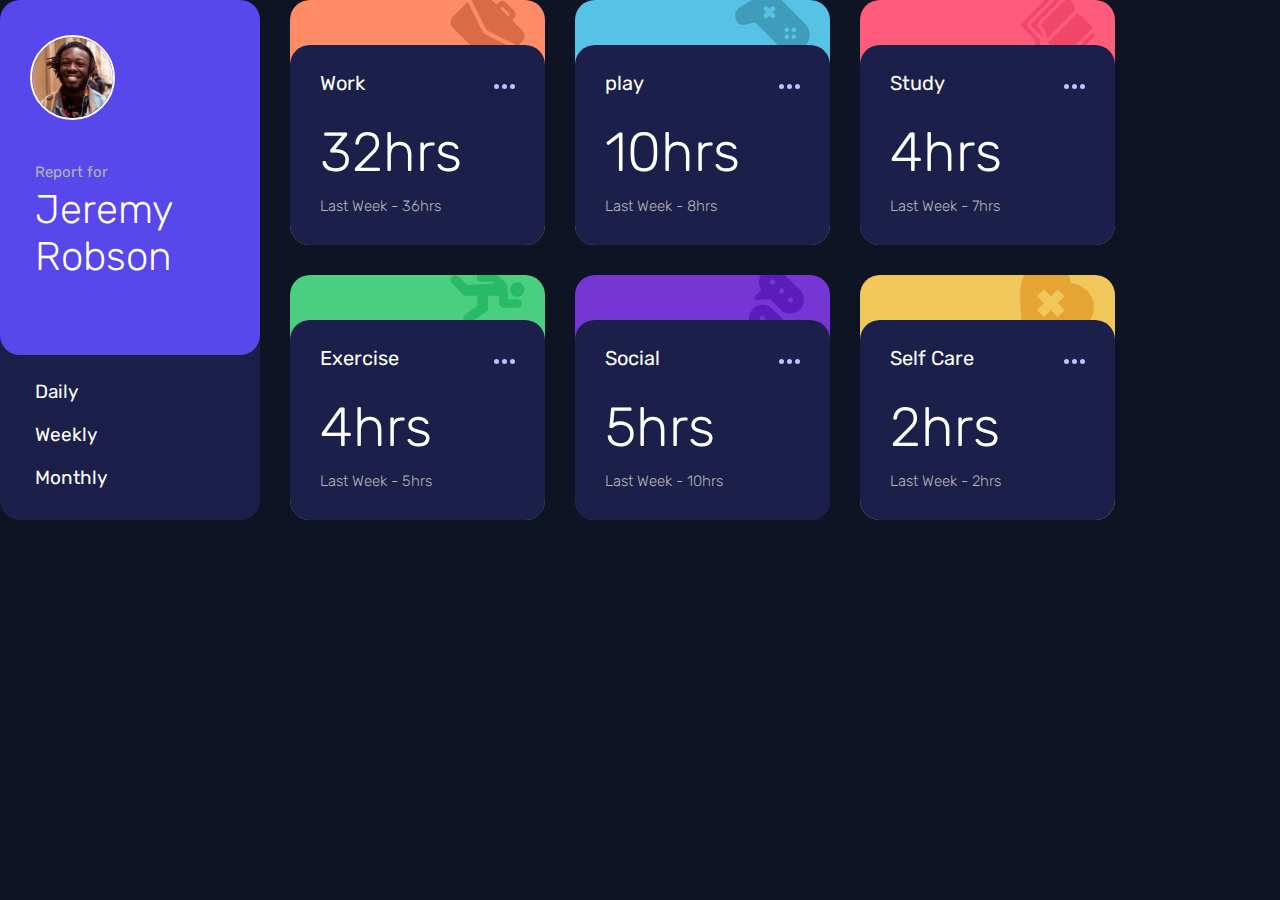
<file: index.html>
<!DOCTYPE html>
<html lang="en">
  <head>
    <meta charset="UTF-8" />
    <meta name="viewport" content="width=device-width, initial-scale=1.0" />

    <link
      rel="icon"
      type="image/png"
      sizes="32x32"
      href="./images/favicon-32x32.png" />
    <link rel="stylesheet" href="./style.css" />
    <link rel="preconnect" href="https://fonts.googleapis.com" />
    <link rel="preconnect" href="https://fonts.gstatic.com" crossorigin />
    <link
      href="https://fonts.googleapis.com/css2?family=Inter:wght@400;700;800&family=Rubik:wght@300;400;500&display=swap"
      rel="stylesheet" />
    <title>Frontend Mentor | Time tracking dashboard</title>
  </head>
  <body>
    <section class="main">
      <div class="profile">
        <div class="name">
          <img class="person" src="./images/image-jeremy.png" alt="" />
          <p class="report">Report for</p>
          <h1 class="jeremy">Jeremy Robson</h1>
        </div>
        <div class="calendar">
          <a class="time" href="#">Daily</a>
          <a class="time" href="#">Weekly</a>
          <a class="time" href="#">Monthly</a>
        </div>
      </div>
      <div class="component component-work">
        <div class="logo-box">
          <img class="logo" src="./images/icon-work.svg" alt="" />
        </div>
        <a class="link-contain" href="#">
          <div class="records">
            <div class="text-box">
              <p class="title">Work</p>
              <h1 class="timeout">32hrs</h1>
              <p class="last-week">Last Week - 36hrs</p>
            </div>
            <div class="dots-container">
              <img class="dots" src="./images/icon-ellipsis.svg" alt="" />
            </div>
          </div>
        </a>
      </div>
      <div class="component component-play">
        <div class="logo-box">
          <img class="logo" src="./images/icon-play.svg" alt="" />
        </div>
        <a class="link-contain" href="#">
          <div class="records">
            <div class="text-box">
              <p class="title">play</p>
              <h1 class="timeout">10hrs</h1>
              <p class="last-week">Last Week - 8hrs</p>
            </div>
            <div class="dots-container">
              <img class="dots" src="./images/icon-ellipsis.svg" alt="" />
            </div>
          </div>
        </a>
      </div>
      <div class="component component-study">
        <div class="logo-box">
          <img class="logo" src="./images/icon-study.svg" alt="" />
        </div>
        <a class="link-contain" href="#">
          <div class="records">
            <div class="text-box">
              <p class="title">Study</p>
              <h1 class="timeout">4hrs</h1>
              <p class="last-week">Last Week - 7hrs</p>
            </div>
            <div class="dots-container">
              <img class="dots" src="./images/icon-ellipsis.svg" alt="" />
            </div>
          </div>
        </a>
      </div>
      <div class="component component-exercise">
        <div class="logo-box">
          <img
            class="logo logo-exercise"
            src="./images/icon-exercise.svg"
            alt="" />
        </div>
        <a class="link-contain" href="#">
          <div class="records">
            <div class="text-box">
              <p class="title">Exercise</p>
              <h1 class="timeout">4hrs</h1>
              <p class="last-week">Last Week - 5hrs</p>
            </div>
            <div class="dots-container">
              <img class="dots" src="./images/icon-ellipsis.svg" alt="" />
            </div>
          </div>
        </a>
      </div>
      <div class="component component-social">
        <div class="logo-box">
          <img class="logo logo-social" src="./images/icon-social.svg" alt="" />
        </div>
        <a class="link-contain" href="#">
          <div class="records">
            <div class="text-box">
              <p class="title">Social</p>
              <h1 class="timeout">5hrs</h1>
              <p class="last-week">Last Week - 10hrs</p>
            </div>
            <div class="dots-container">
              <img class="dots" src="./images/icon-ellipsis.svg" alt="" />
            </div>
          </div>
        </a>
      </div>
      <div class="component component-care">
        <div class="logo-box">
          <img
            class="logo logo-care"
            src="./images/icon-self-care.svg"
            alt="" />
        </div>
        <a class="link-contain" href="#">
          <div class="records">
            <div class="text-box">
              <p class="title">Self Care</p>
              <h1 class="timeout">2hrs</h1>
              <p class="last-week">Last Week - 2hrs</p>
            </div>
            <div class="dots-container">
              <img class="dots" src="./images/icon-ellipsis.svg" alt="" />
            </div>
          </div>
        </a>
      </div>
    </section>
    <!-- <div class="container">
      <div class="item item1"><h1 class="b"> دوست </h1></div>
      <div class="item item2"><h1 class="b">حاج غودی</h1></div>
      <div class="item item3"><h1 class="b">داریم</h1></div>
      <div class="item4"><h1>🌞</h1></div>
    </div> -->
  </body>
</html>
</file>
<file: style.css>
* {
  margin: 0;
  padding: 0;
  box-sizing: border-box;
}

html {
  font-size: 62.5%;
}

body {
  background-color: hsl(226, 43%, 10%);
  font-family: "Rubik", sans-serif;
}

/* ************************* PROFILE  ************************* */

.main {
  display: grid;
  width: 110rem;
  grid-template-rows: 1fr 1fr;
  grid-template-columns: 1fr 1fr 1fr 1fr;
  gap: 3rem;
}

.profile {
  width: 26rem;
  height: 52rem;
  background-color: hsl(235, 46%, 20%);
  border-radius: 20px;
  color: #fff;
  grid-area: 1/1/3/2;
}

.name {
  width: 26rem;
  border-radius: 20px;
  height: 35.5rem;
  background-color: hsl(246, 80%, 60%);
}

.person {
  width: 8.5rem;
  border: 2px solid #fff;
  border-radius: 50%;
  margin: 3.5rem 0 4rem 3rem;
}

.report {
  color: #b6b5b5;
  font-size: 1.5rem;
  margin-left: 3.5rem;
}

.jeremy {
  font-size: 4rem;
  font-weight: 300;
  margin: 0.5rem 0 0 3.5rem;
}
.calendar {
  height: 16.5rem;
  display: flex;
  flex-direction: column;
  gap: 2rem;
  margin: 2.5rem 0 0 3.5rem;
}

.time:link,
.time:visited {
  font-size: 1.9rem;
  text-decoration: none;
  color: #fff;
  transition: all 0.3s;
}

.time:hover,
.time:active {
  color: hsl(246, 48%, 30%);
}

/* ************************* COMPONENT  ************************* */

.component {
  width: 25.5rem;
  border-radius: 20px;
  /* grid-area: 1/2/2/3; */
}

.component-work {
  background-color: hsl(15, 100%, 70%);
}
.component-play {
  background-color: hsl(195, 74%, 62%);
}
.component-study {
  background-color: hsl(348, 100%, 68%);
}
.component-exercise {
  background-color: hsl(145, 58%, 55%);
}
.component-social {
  background-color: hsl(264, 64%, 52%);
}
.component-care {
  background-color: hsl(43, 84%, 65%);
}

.logo-box {
  overflow: hidden;
  height: 4.5rem;
}

.logo {
  position: relative;
  width: 7.5rem;
  top: -8px;
  left: 160px;
}

.logo-exercise {
  top: -2px;
}
.logo-social {
  top: -12px;
}
.logo-care {
  top: -16px;
}

.link-contain:link,
.link-contain:visited {
  display: block;
  text-decoration: none;
  background-color: hsl(235, 46%, 20%);
  border-radius: 20px;
  transition: all 0.3s;
  height: 20rem;
}

.link-contain:hover,
.link-contain:active {
  background-color: hsl(246, 48%, 30%);
}

.records {
  display: flex;
  justify-content: space-between;
}

.text-box {
  /* background-color: rgb(34, 151, 151); */
  display: flex;
  flex-direction: column;
  margin: 3rem 0 3.5rem 3rem;
  color: #fff;
  line-height: 0.8;
}
.title {
  font-size: 2rem;
}
.timeout {
  margin: 4rem 0 2.5rem 0;
  font-size: 5.5rem;
  font-weight: 300;
}
.last-week {
  color: #b6b5b5;
  font-size: 1.5rem;
  font-weight: 300;
}

.dots-container {
  margin: 3.5rem 3rem;
  /* background-color: #f05c5c; */
  
}

/* ************************* MEDIA QURRY  ************************* */

@media (max-width: 645px) {
  .main {
    display: flex;
    flex-direction: column;
    align-items: center;
    /* max-width: 330px; */
  }
 
}

/* *********************************************************************** */

/* .container {
  margin: 30rem;
  display: flex;
  width: 50rem;
  height: 50rem;
  background-color: beige;
  
}

.s {
  width: 13rem;
  height: 13rem;
  border: 4px solid rgb(179, 26, 26);
  font-size: 2rem;
}

.item-1 {
  position: fixed;
  background-color: aqua;
  top: 30px;
  left: 30px;
  width: 10rem;

}
.item-2 {
  background-color: rgb(81, 81, 230);
  position: sticky;
  top: 0px;
  left: 0px;
  width: 100%;
  z-index: 1;
top: 150px;

}
.item-3 {
  background-color: aquamarine;

} */


.container{
  display: grid;
  grid-template-columns: 100px 100px 100px 100px 100px 100px;
  grid-template-rows:100px 100px 100px 100px 100px 100px; 
  background-color: aqua;
  /* width: 700px; */
  border: 7px solid #000000;
  margin: 10rem;
}

.item1{
  background-color: #f05c5c;
  grid-area: 1/1/5/4;
}

.item2{
  background-color: aquamarine;
  grid-area: 1/4/4/7;
}

.item3{
  background-color:rgb(236, 168, 119) ;
  grid-area:5/1/7/6 ;
}

.item4{
  grid-area: 1/7;
  font-size: 3rem;
}

.b{
  text-align: center;
  margin-top: 5rem;
  font-size: 5rem;
  color: #000000;
}
</file>
